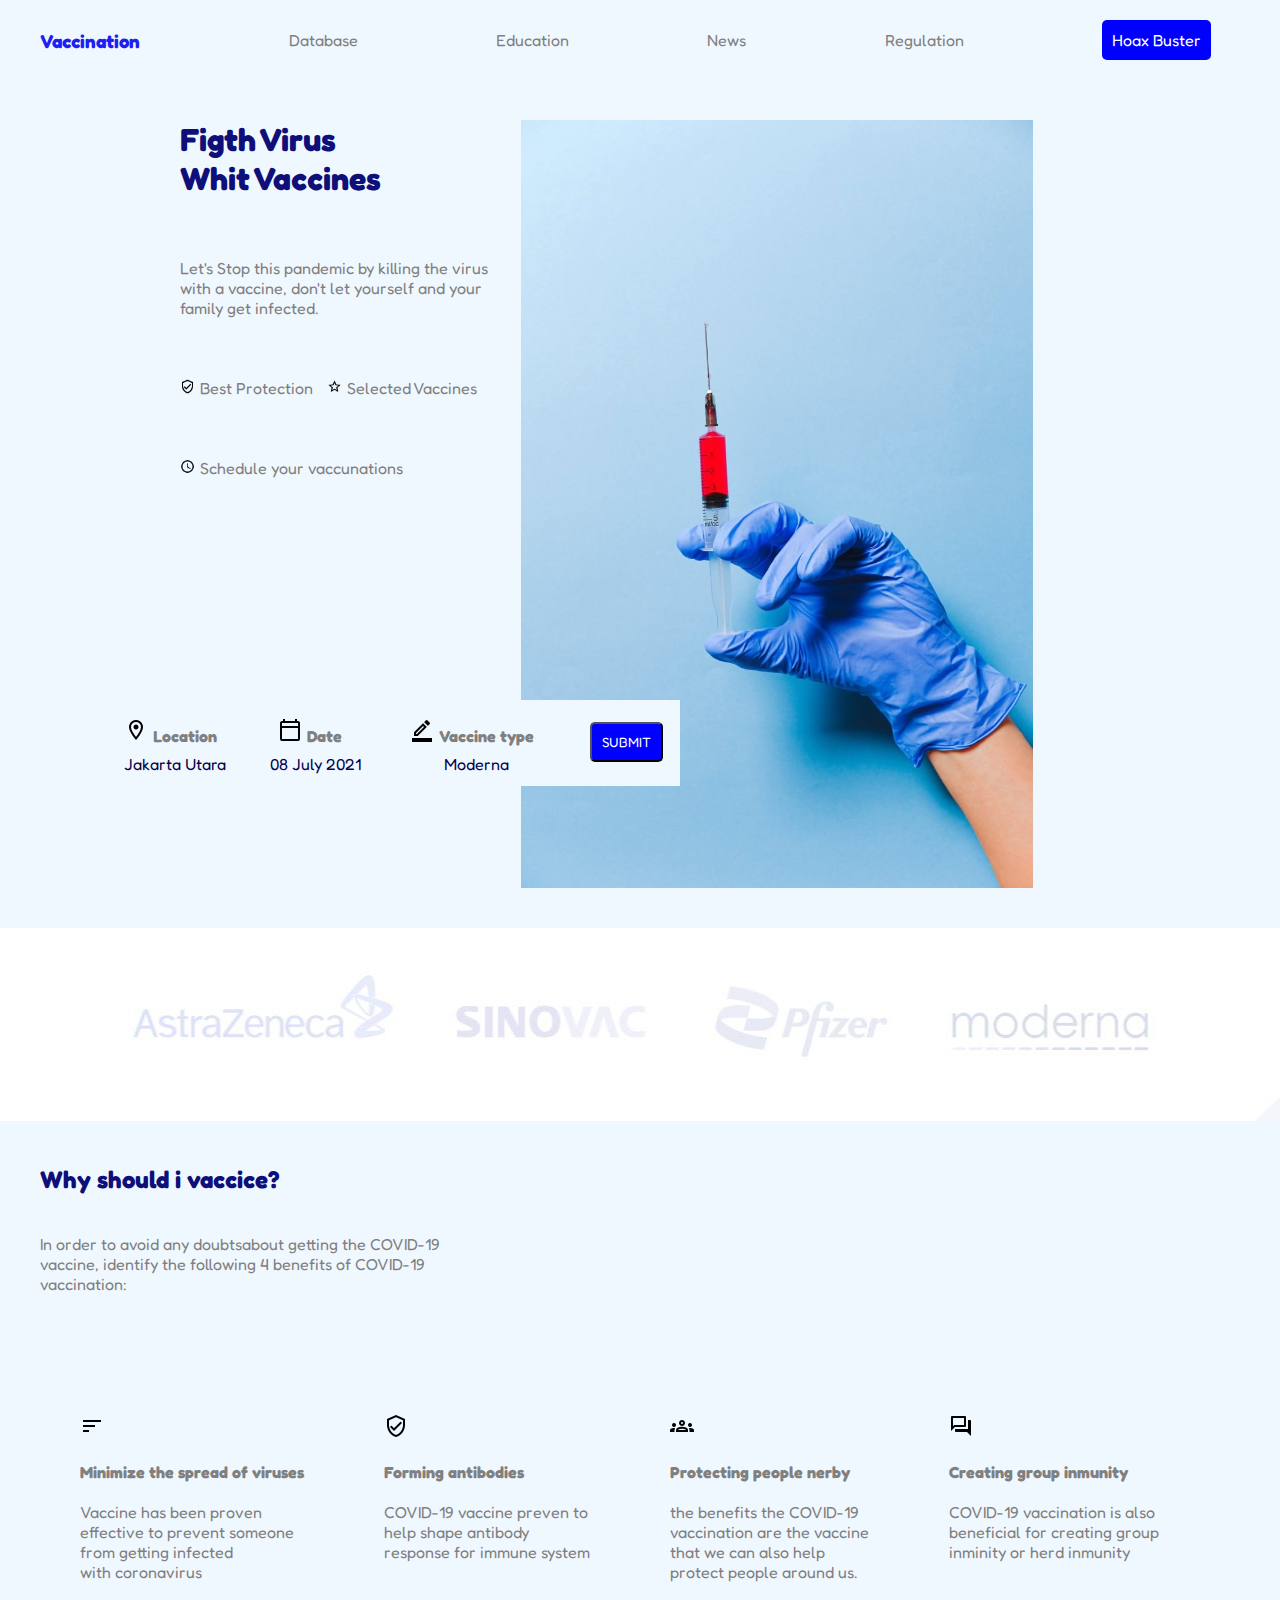
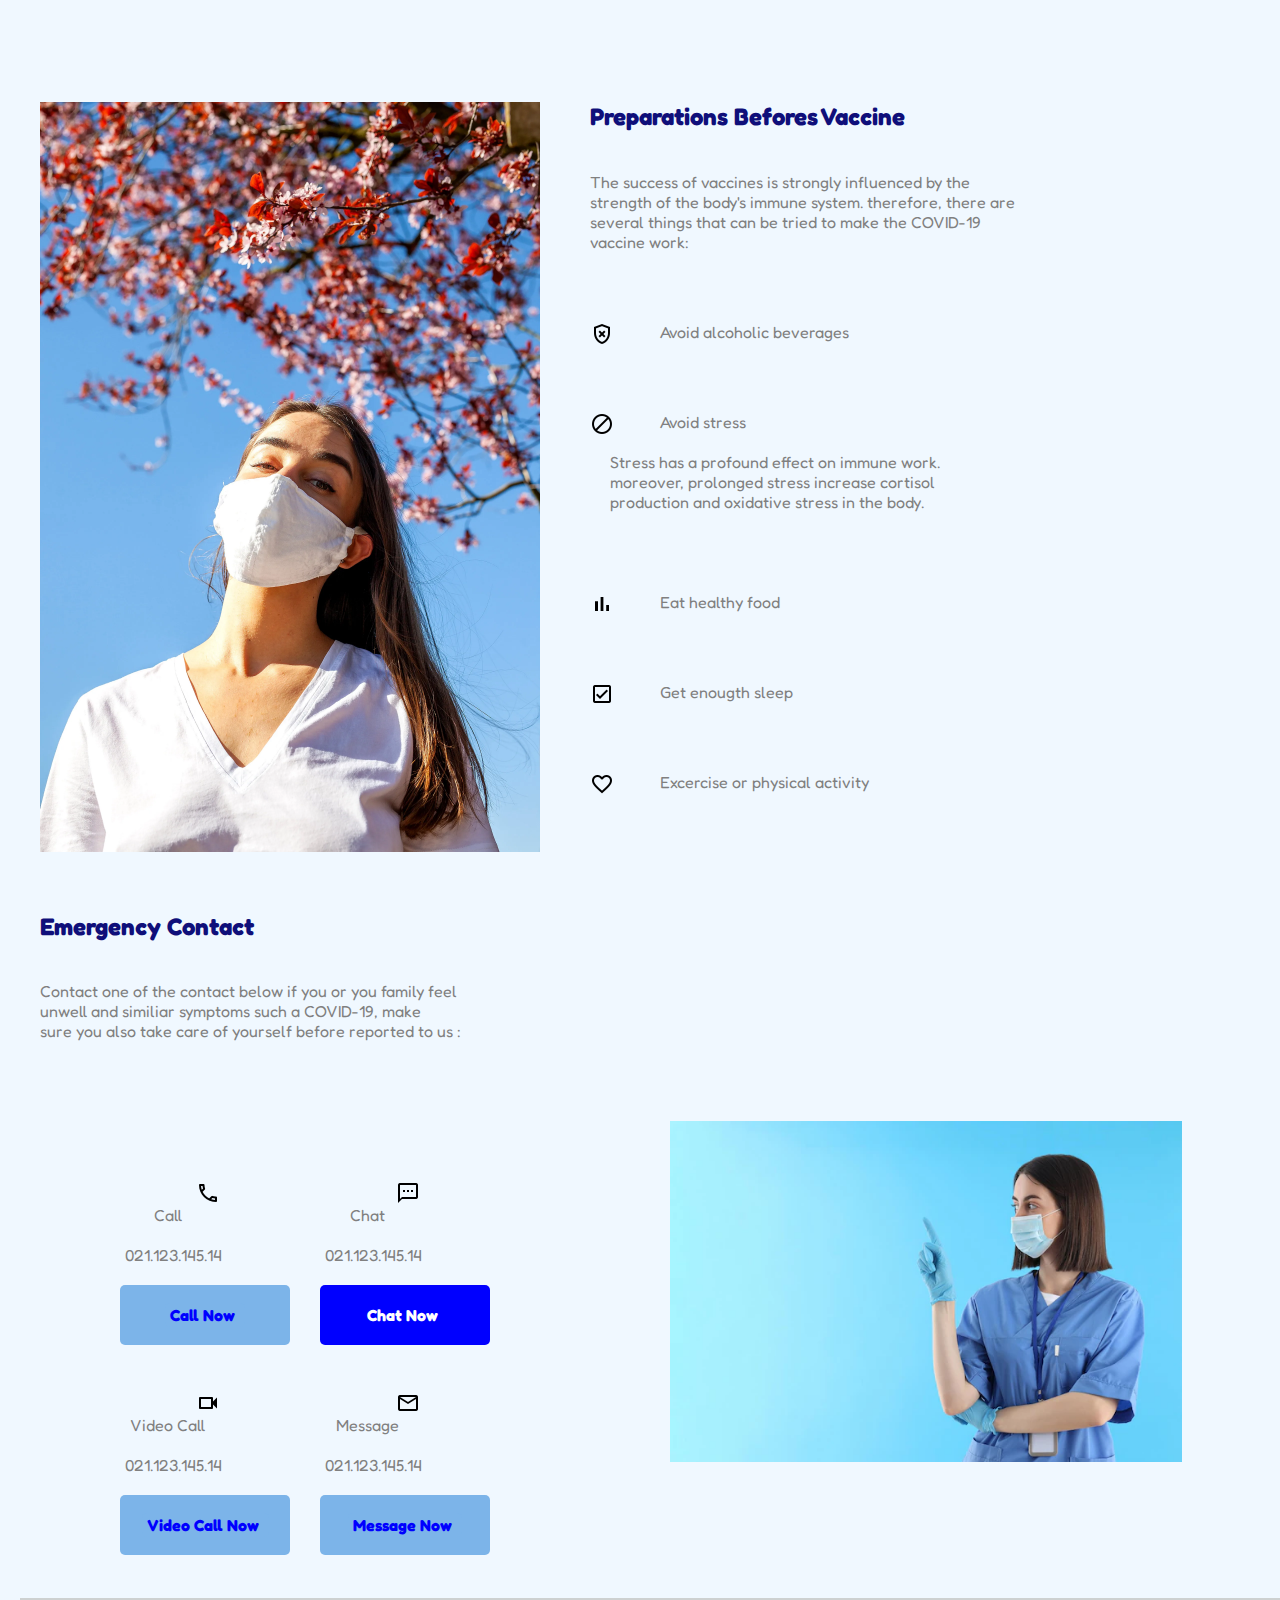
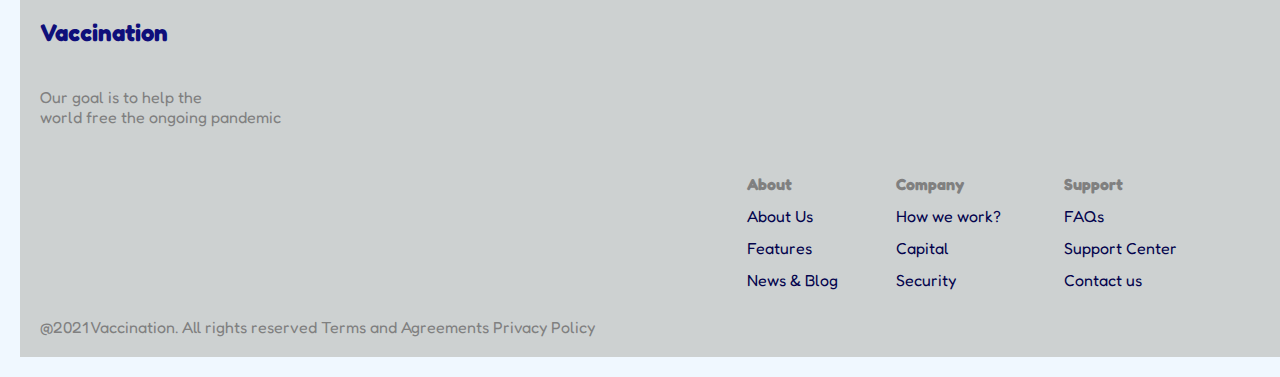
<file: 03 - CSS/practica/Proyecto/index.html>
<!DOCTYPE html> <!--TIPO DE DOCUMENTO HTML-->
<html lang="en"> <!--LENGUAJE-->
<head>  <!--Pestaña-->
    <meta charset="UTF-8">
    <meta http-equiv="X-UA-Compatible" content="IE=edge">
    <meta name="viewport" content="width=device-width, initial-scale=1.0">
    <link rel="shortcut icon" href="img/vac.png" type="image/x-icon">
    <link rel="stylesheet" href="css/style.css">
    <link rel="preconnect" href="https://fonts.googleapis.com">
    <link rel="preconnect" href="https://fonts.gstatic.com" crossorigin>
    <link href="https://fonts.googleapis.com/css2?family=Fredoka:wght@300;400&display=swap" rel="stylesheet">
    <title>VACCINATION</title>
</head>

<body>

    <header>
        <h3>Vaccination</h3>
            <ul>
                <li>
                    <a href="#">Database</a>
                </li>
                    <li>
                        <a href="#">Education</a>
                    </li>
                        <li>
                                <a href="#">News</a>
                        </li>
                    <li>
                        <a href="#">Regulation</a>   
                    </li>
                <li class="buster">
                    <a href="#">Hoax Buster</a>
                </li>
            </ul>
    </header>

    <div>
        <img class ="Medico" src="img/medico.jpeg" alt="vacuna" width="60%">
            <h1>Figth Virus <br> Whit Vaccines</h1><br><br><br>
                <p>Let's Stop this pandemic by killing the virus <br> 
                    with a vaccine, don't let yourself and your <br>
                        family get infected.
            </p><br><br><br>
                <img src="1x/outline_verified_user_black_24dp.png" alt="icono"width="15px"><label for="text">Best Protection</label>
                    <img src="1x/outline_star_outline_black_24dp.png" alt="star" width="15px"><label for="text">Selected Vaccines</label><br><br><br><br>
                        <img src="1x/outline_schedule_black_24dp.png" alt="schedule" width="15px"><label for="text">Schedule your vaccunations</label><br>
                           
    </div>

    <div>
        <table id="tab1">
            <tr>
                <th><img src="1x/outline_location_on_black_24dp.png" alt="location"><label for="text">Location</label></th>
                    <th><img src="1x/outline_calendar_today_black_24dp.png" alt="location"><label for="text">Date</label></th>
                        <th><img src="1x/outline_border_color_black_24dp.png" alt="location"><label for="text">Vaccine type</label></th>
                            <th class="boton"><input type="button" value="SUBMIT"></th>
            </tr> 
            <tr>
                <td>
                    Jakarta Utara
                </td>
                    <td>
                        08 July 2021
                    </td>
                        <td>
                            Moderna
                        </td>
             </tr>
             
             
        </table>
            
    </div>

    <img src="img/tipos.JPG" alt="vaccines" width="100%">

    <div id="shu">
        <h2>Why should i vaccice?</h2> <br><br>
            <p>In order to avoid any doubtsabout getting the COVID-19 <br>
                    vaccine, identify the following 4 benefits of COVID-19 <br>
                        vaccination:
            </p> 
    </div>

    
     <div id="Conteiner">
        <div>
            <img src="1x/outline_sort_black_24dp.png" alt="filtre" srcset=""><br><br>
                <h4>Minimize the spread of viruses</h4><br>
                    <p>Vaccine has been proven <br> effective to prevent someone <br> from getting infected <br> with coronavirus</p> 
        </div>
        <div>
            <img src="1x/outline_verified_user_black_24dp.png" alt="" srcset=""><br><br>
                <h4>Forming antibodies</h4><br>
                    <p>COVID-19 vaccine preven to <br> help shape antibody <br> response for immune system</p>
        </div>
        <div>
            <img src="1x/outline_groups_black_24dp.png" alt="" srcset=""><br><br>
                <h4>Protecting people nerby</h4><br>
                    <p>the benefits the COVID-19 <br> vaccination are the vaccine <br> that we can also help <br> protect people around us.</p>
        </div>
        <div>
            <img src="1x/outline_forum_black_24dp.png" alt="" srcset=""><br><br>
                <h4>Creating group inmunity</h4><br>
                    <p>COVID-19 vaccination is also <br> beneficial for creating group <br> inminity or herd inmunity</p>
        </div><br><br>
     </div>   
              
   

   

    
        <div id="imagenvac">
            <img src="img/cubrebocas.webp" alt="preparing" width="500px">

                <h2>Preparations Befores Vaccine</h2>
                    <p>The success of vaccines is strongly influenced by the <br> 
                        strength of the body's immune system. therefore, there are <br> 
                            several things that can be tried to make the COVID-19 <br> 
                                vaccine work:</p>
            
            
            <div id="alcohol">
                <img src="1x/outline_gpp_bad_black_24dp.png" alt="bad" srcset="">
                    <label for="text">Avoid alcoholic beverages </label>
            </div>
                <div id="stress">
                    <img src="1x/outline_block_black_24dp.png" alt="bad" srcset="">
                        <label for="text">Avoid stress </label>
                            <p>Stress has a profound effect on immune work. <br> moreover, prolonged stress increase cortisol <br>
                                production and oxidative stress in the body.</p>
            </div>
            <div id="fud">
                <img src="1x/outline_bar_chart_black_24dp.png" alt="food" srcset="">
                    <label for="text">Eat healthy food </label>
            </div>
            <div id="sleep">
                <img src="1x/outline_check_box_black_24dp.png" alt="box" srcset="">
                    <label for="text">Get enougth sleep </label>
            </div>
            <div id="good">
                <img src="1x/outline_favorite_border_black_24dp.png" alt="good" srcset="">
                    <label for="text">Excercise or physical activity </label>
            </div>
        </div>  
    


 
        <div id="enfer">
        <h2>Emergency Contact</h2><br><br>
            <p>Contact one of the contact below if you or you family feel <br> 
                unwell and similiar symptoms such a COVID-19, make <br>
                    sure you also take care of yourself before reported to us :</p>       
            </div>
                
            <div id="emergency">
                <img src="img/enfermera.webp" alt="enfermera" width="40%">

                    <div id="llamada"><img src="1x/outline_call_black_24dp.png" alt="llamada" srcset="">
                        <label for="text">Call</label><br><br>
                            <label for="text">021.123.145.14</label><br><br>
                               <div id="call"><label for="text">Call Now</label></div>
                    </div>

                    <div id="chat">
                        <img src="1x/outline_textsms_black_24dp.png" alt="txt" srcset="">
                            <label for="text">Chat</label><br><br>
                                <label for="text">021.123.145.14</label><br><br>
                                    <div id="cht"><label for="text">Chat Now</label></div>
                    </div>

                    <div id="video">
                        <img src="1x/outline_videocam_black_24dp.png" alt="llamada" srcset="">
                            <label for="text">Video Call</label><br><br>
                                <label for="text">021.123.145.14</label><br><br>
                                    <div id="vid"><label for="text">Video Call Now </label></div>
                    </div>

                    <div id="mensaje">
                        <img src="1x/outline_email_black_24dp.png" alt="llamada" srcset="">
                            <label for="text">Message</label><br><br>
                                <label for="text">021.123.145.14</label><br><br>
                                    <div id="msg"><label for="text">Message Now</label></div>
                    </div>
            </div>

   

    <footer>
        <div id="table">
        <h2>Vaccination</h2><br><br>
            <p>Our goal is to help the <br> world free the ongoing pandemic</p><br><br>

            <table id="tab2">
                <tr> <th>About</th>
                    <th>Company</th>
                        <th>Support</th>
                </tr>
                <tr>
                    <td>About Us</td>
                        <td>How we work?</td>
                            <td>FAQs</td>
                </tr>
                <tr>
                    <td>Features</td>
                        <td>Capital</td>
                            <td>Support Center</td>
                </tr>
                <tr>
                    <td>News & Blog</td>
                        <td>Security</td>
                            <td>Contact us</td>
                </tr>          
        </table><br>
            
     
            <p>@2021 Vaccination. All rights reserved Terms and Agreements Privacy Policy</p></div>
        
    </footer>



    
</body>
</html>
</file>
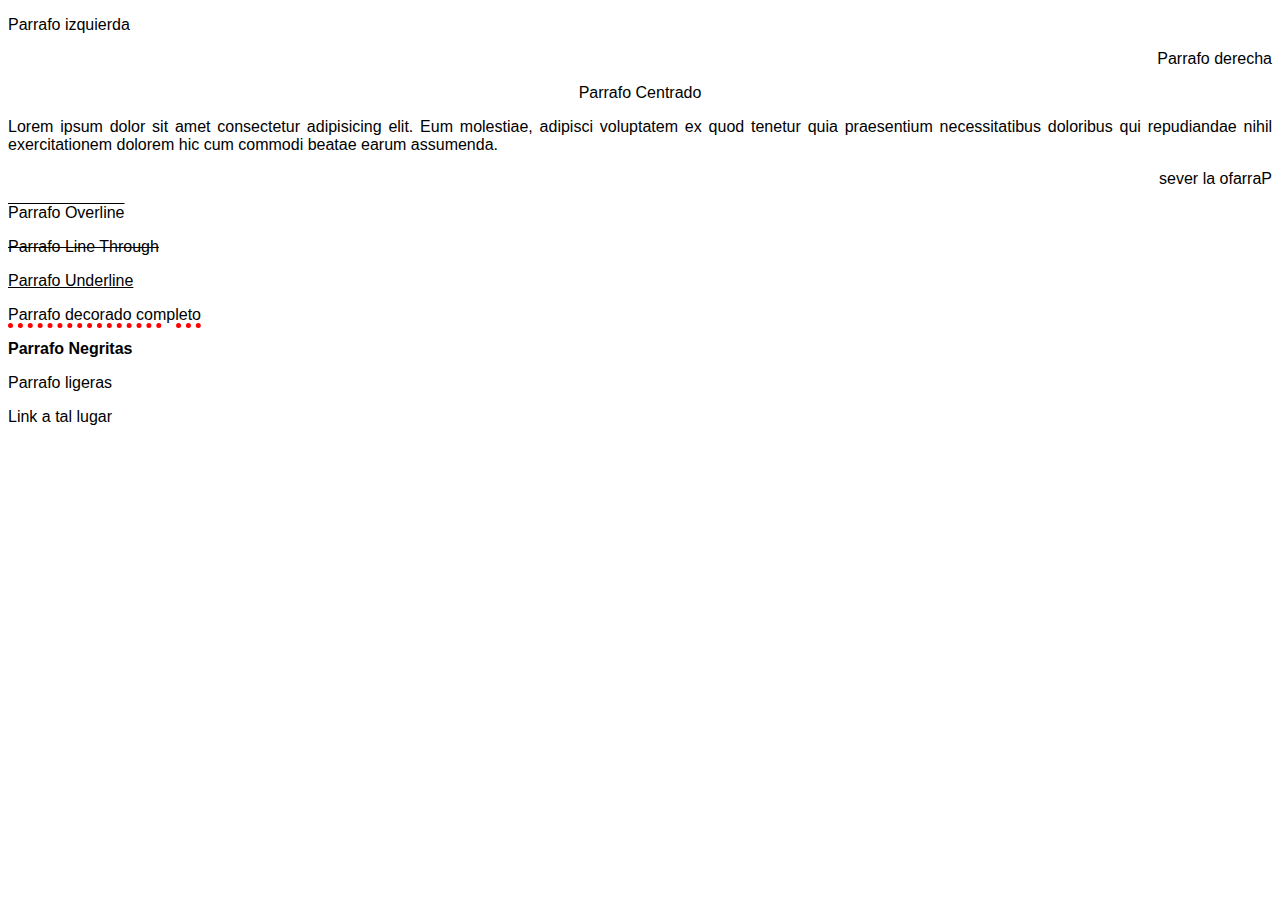
<file: 03 - CSS/programas/4.-textos.html>
<!DOCTYPE html>
<html lang="en">
<head>
    <meta charset="UTF-8">
    <meta http-equiv="X-UA-Compatible" content="IE=edge">
    <meta name="viewport" content="width=device-width, initial-scale=1.0">
    <title>Textos CSS</title>
    <link rel="stylesheet" href="./4.-textos.css">
</head>
<body>
    <p class="izquierda">Parrafo izquierda</p>
    <p class="derecha">Parrafo derecha</p>
    <p class="centrado">Parrafo Centrado</p>
    <p class="justificado">Lorem ipsum dolor sit amet consectetur adipisicing elit. Eum molestiae, adipisci voluptatem ex quod tenetur quia praesentium necessitatibus doloribus qui repudiandae nihil exercitationem dolorem hic cum commodi beatae earum assumenda.</p>
    <p class="alReves">Parrafo al reves</p>
    <p class="decoradoOverline">Parrafo Overline</p>
    <p class="decoradoLineThrough">Parrafo Line Through</p>
    <p class="decoradoUnderline">Parrafo Underline</p>
    <p class="decoradoCombinado">Parrafo decorado completo</p>
    <p class="negritas">Parrafo Negritas</p>
    <p class="ligeras"> Parrafo ligeras</p>

    <a href="#" class="link">Link a tal lugar</a>
</body>
</html>
</file>
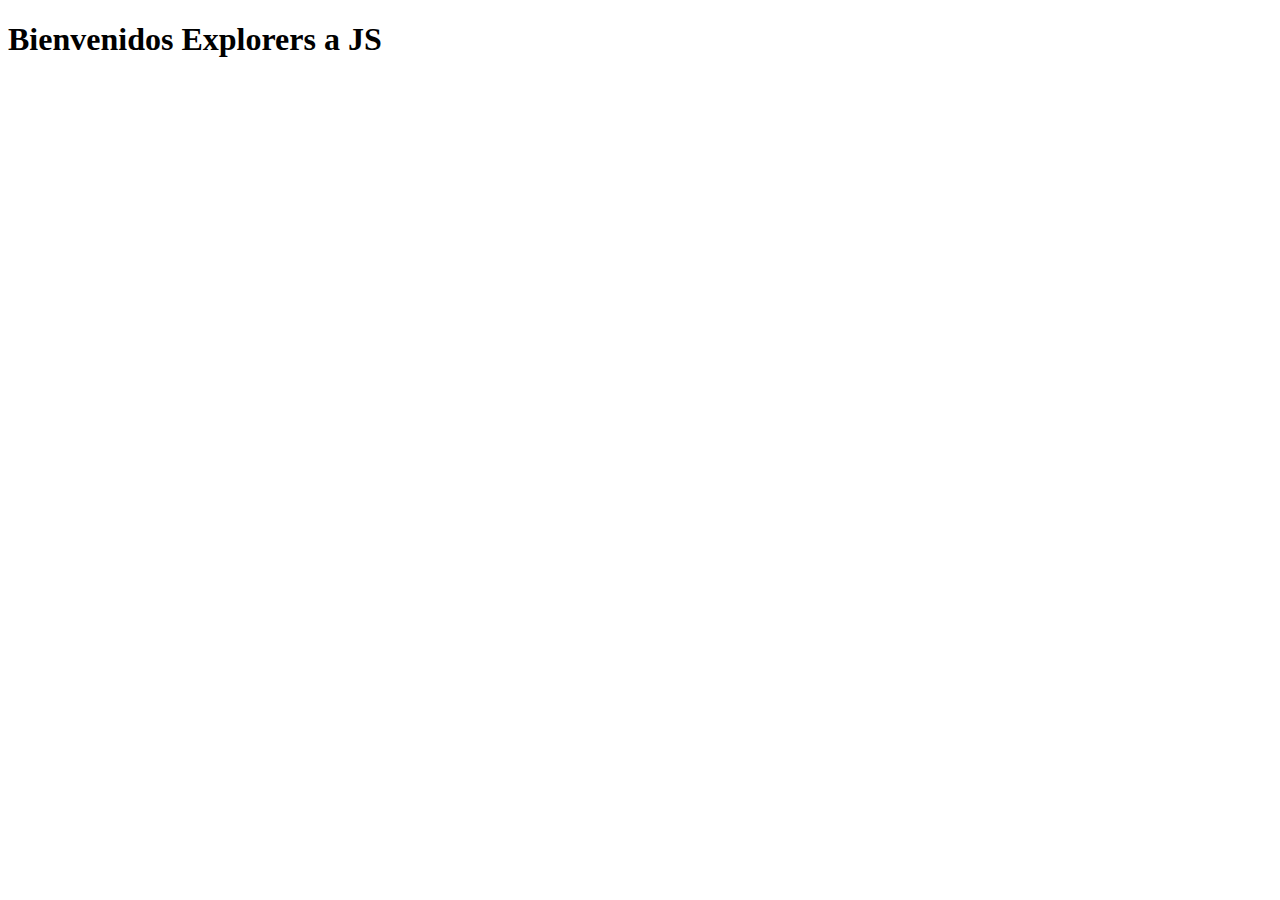
<file: 04 - JS/programas/1.-intro.html>
<!DOCTYPE html>
<html lang="en">
<head>
    <meta charset="UTF-8">
    <meta http-equiv="X-UA-Compatible" content="IE=edge">
    <meta name="viewport" content="width=device-width, initial-scale=1.0">
    <title>Intro JS</title>
    <script src="./1.-intro.js"></script>
</head>
<body>
    <h1>Bienvenidos Explorers a JS</h1>
</body>
</html>
</file>
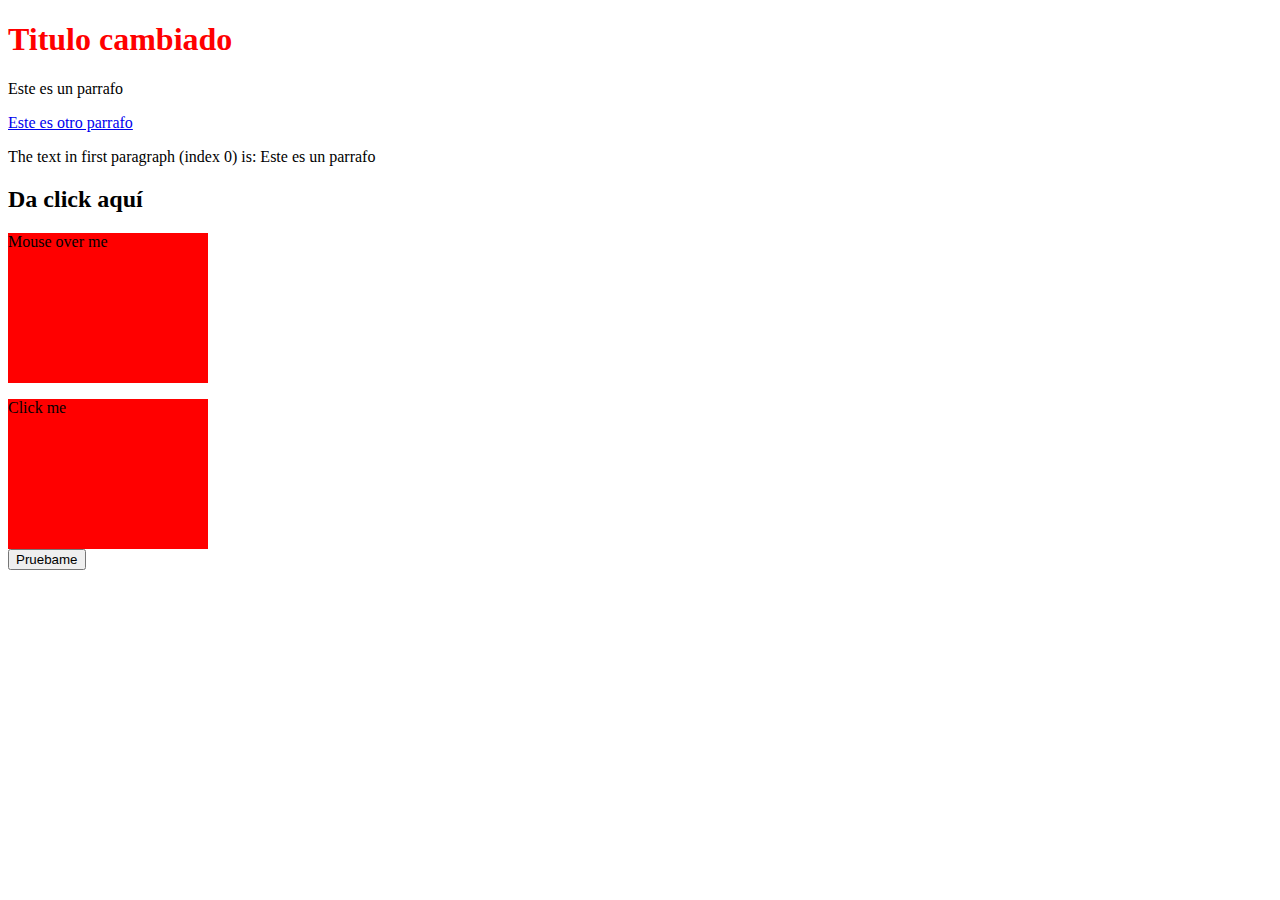
<file: 04 - JS/programas/3.-navegador.html>
<!DOCTYPE html>
<html lang="en">
<head>
    <meta charset="UTF-8">
    <meta http-equiv="X-UA-Compatible" content="IE=edge">
    <meta name="viewport" content="width=device-width, initial-scale=1.0">
    <title>JS en el navegador</title>
    <style>
        div{
            width: 200px;
            height: 150px;
            background-color: red;
        }
    </style>
</head>
<body>
    <h1 id="titulo">Así se usa JS en el navegador</h1>
    <p>Este es un parrafo</p>
    <a href="#" class="links">Este es otro parrafo</a>

    <p id="demo"></p>

    <h2 id="click" onclick="cambiarTexto(this)">Da click aquí</h2>

    <div onmouseover="mOver(this)" onmouseout="mOut(this)">
        <p>Mouse over me</p>
    </div>

    <div onmousedown="mDown(this)" onmouseup="mUp(this)">
        <p>Click me</p>
    </div>

    <button id="boton"> Pruebame </button>
</body>
<footer>
    <script src="./3.-navegador.js"></script>
</footer>
</html>
</file>
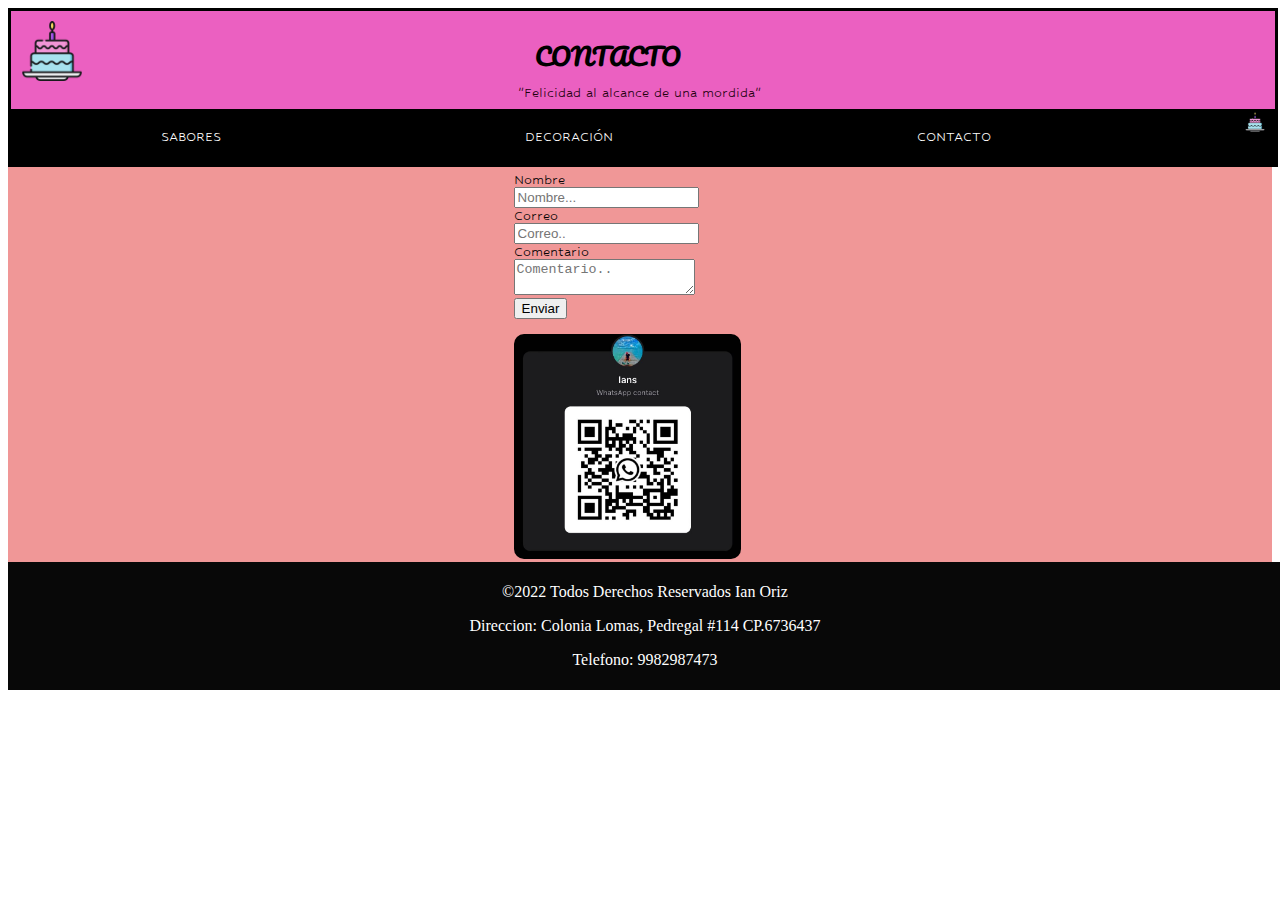
<file: 02 - HTML/practicas/PracticasHTML/contacto.html>
<!DOCTYPE html>
<html lang="en">
<head>
    <meta charset="UTF-8">
    <meta http-equiv="X-UA-Compatible" content="IE=edge">
    <meta name="viewport" content="width=device-width, initial-scale=1.0">
    <link rel="preconnect" href="https://fonts.googleapis.com">
    <link rel="preconnect" href="https://fonts.gstatic.com" crossorigin>
    <link href="https://fonts.googleapis.com/css2?family=Hubballi&family=Pacifico&display=swap" rel="stylesheet">
    <link rel="shortcut icon" href="img/icono.png" type="image/x-icon">
    <link rel="stylesheet" href="css/style.css">

    <title>PASTELICIOUS</title>
</head>    

<body>
    <header class="main">
        <a href="Pasteleria.html"><img class="icono" src="img/icono.png" height="60px" width="60px"></a>
        <h2 class="name">CONTACTO</h2>
        <p class="slogan">"Felicidad al alcance de una mordida"</p>
        <ul id="menu">
            <li><a class="sabor" href="sabores.html">SABORES</a></li>
            <li><a class="decoracion" href="decoracion.html">DECORACIÓN</a></li>
            <li><a class="contacto" href="contacto.html">CONTACTO</a></li>
            <a href="Pasteleria.html"><img class="icono2" src="img/icono.png" height="20px" width="20px"></a>
        </ul>  
    </header>

    <div id="contac">
        
        <form action="POST">
            <label for="fname">Nombre</label><br>
            <input type="text" id="fname" name="nombre" placeholder="Nombre..."><br>
            <label for="correo">Correo</label><br>
            <input type="text" id="correo" name="correo" placeholder="Correo.."><br>
            <label for="Comentario">Comentario</label><br>
            <textarea id="subject" name="Comentario" placeholder="Comentario.."></textarea><br>
            <input type="submit" value="Enviar">
            <br><br>
            <img class="con" src="img/contacto.jpg" width="30%" >
          </form>
    </div>


    <footer>
        <p>©2022 Todos Derechos Reservados Ian Oriz</p>
        <p>Direccion: Colonia Lomas, Pedregal #114 CP.6736437</p>
        <p>Telefono: 9982987473</p>
    </footer>

</body>
</html>
</file>
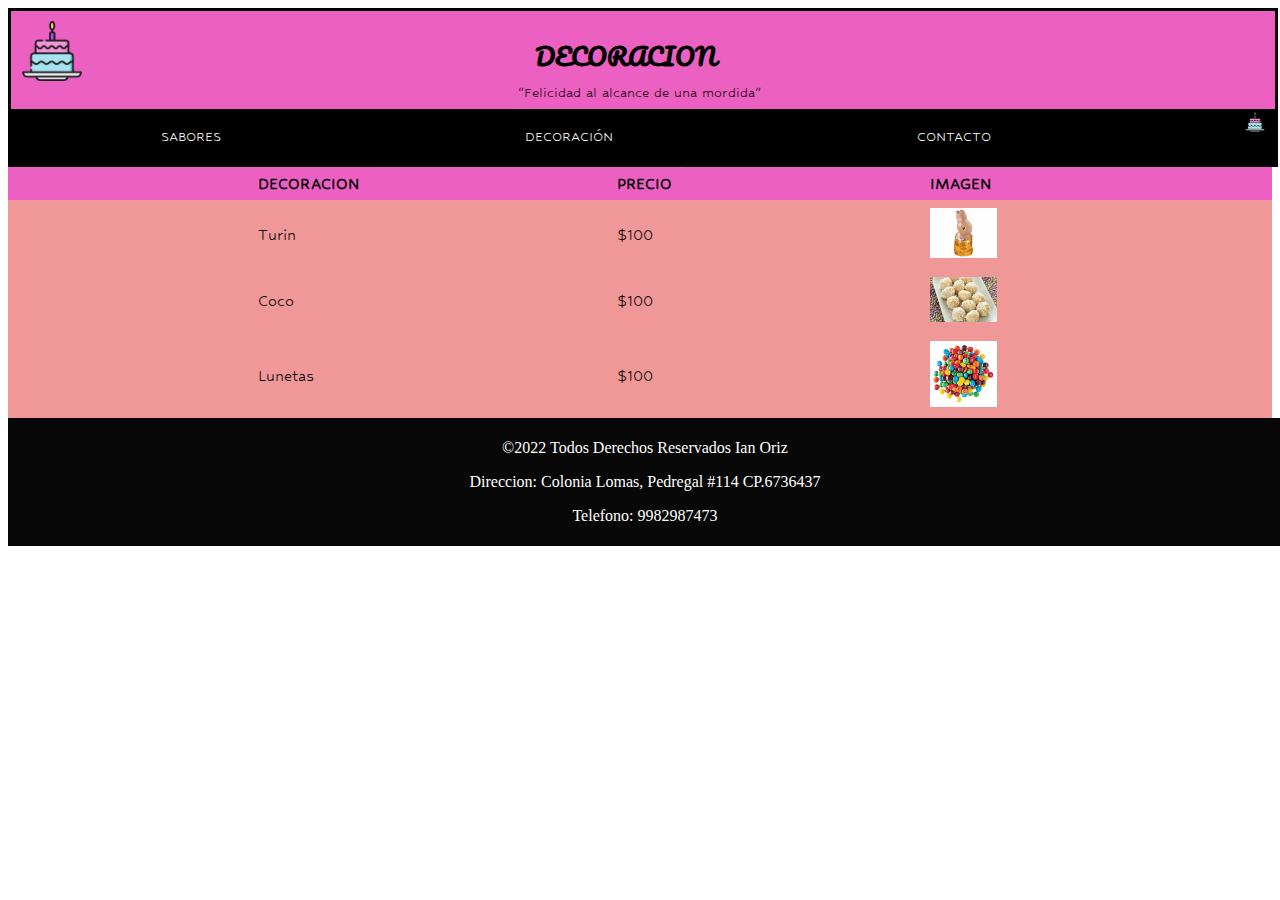
<file: 02 - HTML/practicas/PracticasHTML/decoracion.html>
<!DOCTYPE html>
<html lang="en">
<head>
    <meta charset="UTF-8">
    <meta http-equiv="X-UA-Compatible" content="IE=edge">
    <meta name="viewport" content="width=device-width, initial-scale=1.0">
    <link rel="preconnect" href="https://fonts.googleapis.com">
    <link rel="preconnect" href="https://fonts.gstatic.com" crossorigin>
    <link href="https://fonts.googleapis.com/css2?family=Hubballi&family=Pacifico&display=swap" rel="stylesheet">
    <link rel="shortcut icon" href="img/icono.png" type="image/x-icon">
    <link rel="stylesheet" href="css/style.css">
    <title>PASTELICIOUS</title>
</head>    

<body>
    <header class="main">
        <a href="Pasteleria.html"><img class="icono" src="img/icono.png" height="60px" width="60px"></a>
        <h2 class="name">DECORACION</h2>
        <p class="slogan">"Felicidad al alcance de una mordida"</p>
        <ul id="menu">
            <li><a class="sabor" href="sabores.html">SABORES</a></li>
            <li><a class="decoracion" href="decoracion.html">DECORACIÓN</a></li>
            <li><a class="contacto" href="contacto.html">CONTACTO</a></li>
            <a href="Pasteleria.html"><img class="icono2" src="img/icono.png" height="20px" width="20px"></a>
        </ul>
        
    </header>

    <div class="decora">
        
        <table>
            <tr>
                <th>DECORACION</th>
                <th>PRECIO</th>
                <th>IMAGEN</th>
            </tr>
            <tr>
                <td>Turin</td>
                <td>$100</td>
                <td><img src="img/turin.jpg" width="20%"></td>
            </tr>
            <tr>
                <td>Coco</td>
                <td>$100</td>
                <td><img src="img/coco.jpg" width="20%"></td>
            </tr>
            <tr>
                <td>Lunetas</td>
                <td>$100</td>
                <td><img src="img/luneta.jpg" width="20%"></td>
            </tr>
            

        </table>



    </div>
    








    <footer>
        <p>©2022 Todos Derechos Reservados Ian Oriz</p>
        <p>Direccion: Colonia Lomas, Pedregal #114 CP.6736437</p>
        <p>Telefono: 9982987473</p>
    </footer>
</body>
</html>
</file>
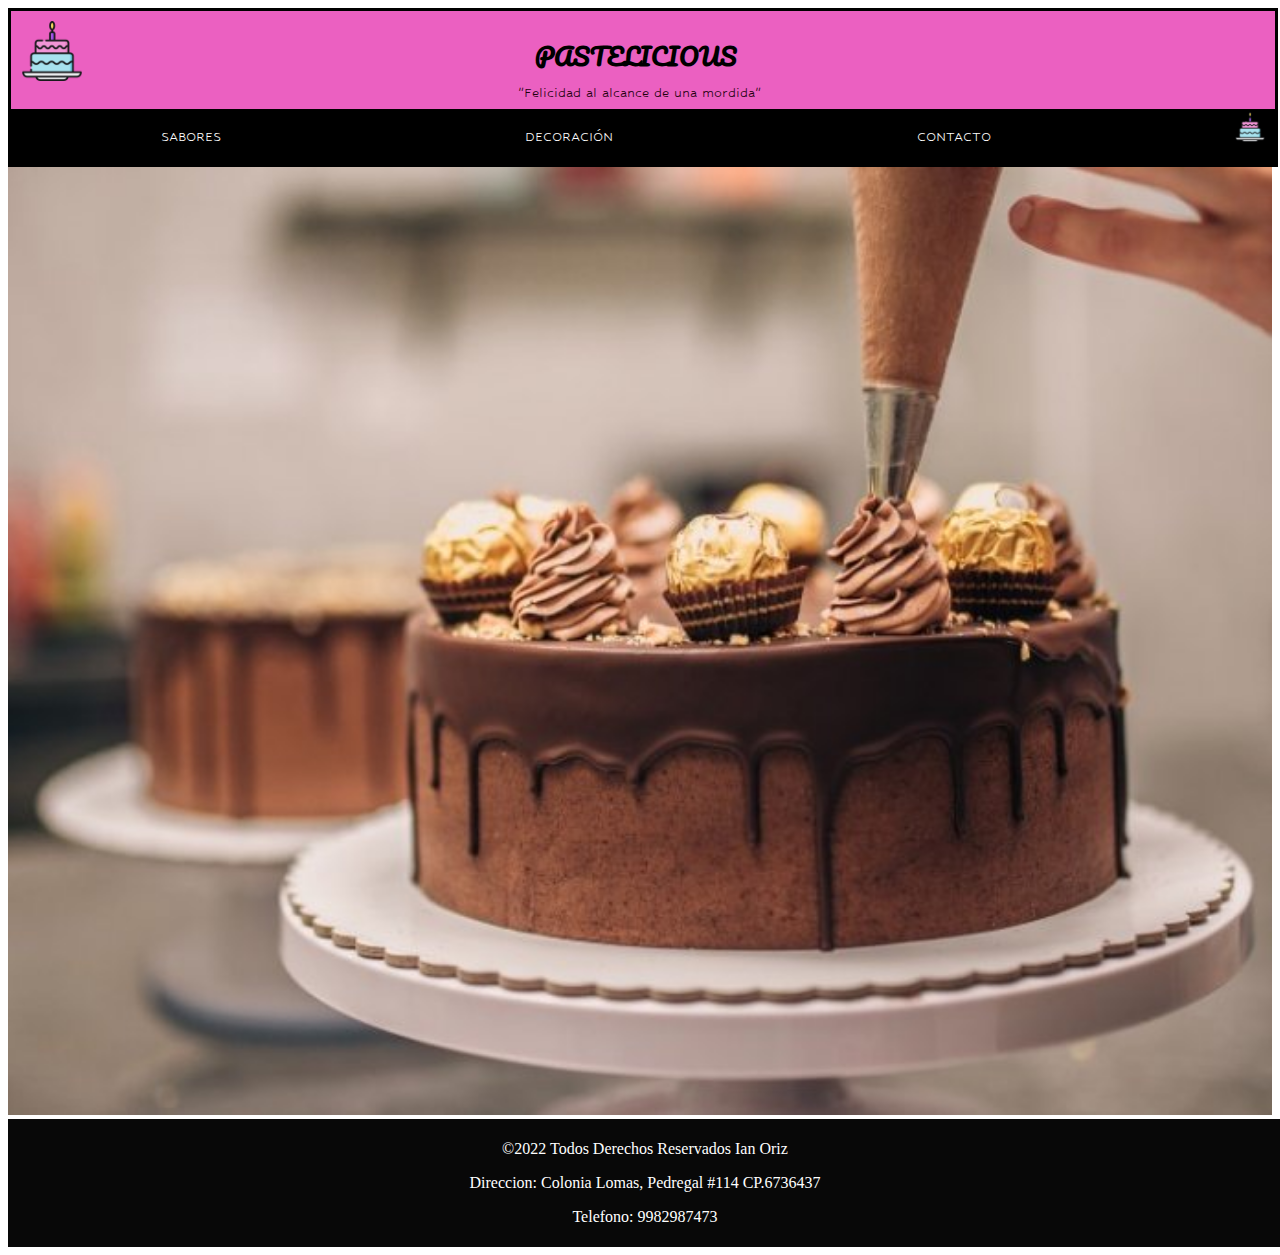
<file: 02 - HTML/practicas/PracticasHTML/Pasteleria.html>
<!DOCTYPE html>
<html lang="en">
<head>
    <meta charset="UTF-8">
    <meta http-equiv="X-UA-Compatible" content="IE=edge">
    <meta name="viewport" content="width=device-width, initial-scale=1.0">
    <link rel="preconnect" href="https://fonts.googleapis.com">
    <link rel="preconnect" href="https://fonts.gstatic.com" crossorigin>
    <link href="https://fonts.googleapis.com/css2?family=Hubballi&family=Pacifico&display=swap" rel="stylesheet">
    <link rel="shortcut icon" href="img/icono.png" type="image/x-icon">
    <link rel="stylesheet" href="css/style.css">

    <title>PASTELICIOUS</title>
</head>

<body>

    <header class="main">
        <a href="#"><img class="icono" src="img/icono.png" height="60px" width="60px"></a>
        <h2 class="name">PASTELICIOUS</h2>
        <p class="slogan">"Felicidad al alcance de una mordida"</p>
        <ul id="menu">
            <li><a class="sabor" href="sabores.html">SABORES</a></li>
            <li><a class="decoracion" href="decoracion.html">DECORACIÓN</a></li>
            <li><a class="contacto" href="contacto.html">CONTACTO</a></li>
            <a href="#"><img class="icono2" src="img/icono.png" height="30px" width="30px"></a>
        </ul>
        
    </header>

    <section>

        <div id="imagen">
            <a href="sabores.html"><img src="img/pastel.jpg" width="100%"></a>
        </div>
        
    </section>

    <footer>
        <p>©2022 Todos Derechos Reservados Ian Oriz</p>
        <p>Direccion: Colonia Lomas, Pedregal #114 CP.6736437</p>
        <p>Telefono: 9982987473</p>
    </footer>

</body>

</html>
</file>
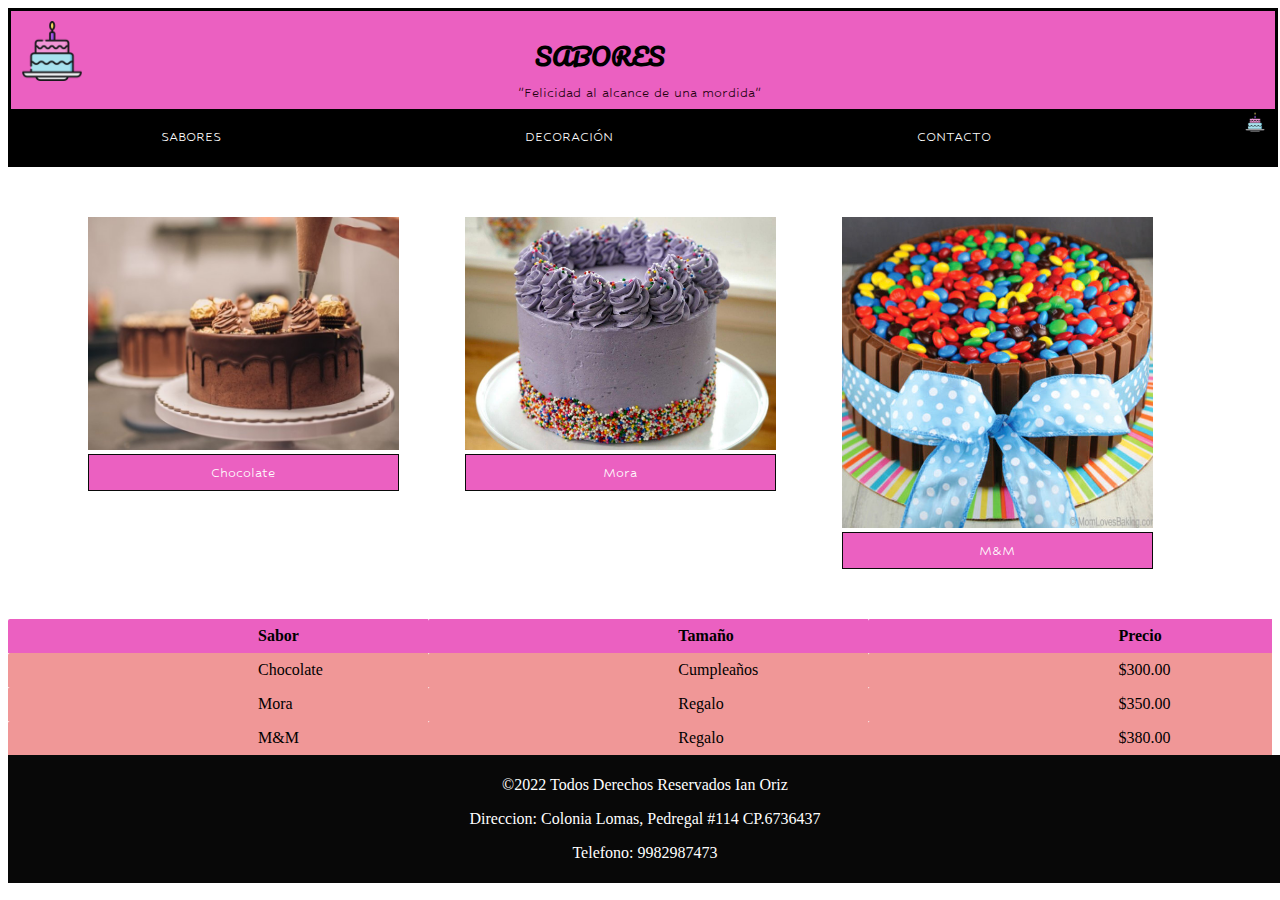
<file: 02 - HTML/practicas/PracticasHTML/sabores.html>
<!DOCTYPE html>
<html lang="en">
<head>
    <meta charset="UTF-8">
    <meta http-equiv="X-UA-Compatible" content="IE=edge">
    <meta name="viewport" content="width=device-width, initial-scale=1.0">
    <link rel="preconnect" href="https://fonts.googleapis.com">
    <link rel="preconnect" href="https://fonts.gstatic.com" crossorigin>
    <link href="https://fonts.googleapis.com/css2?family=Hubballi&family=Pacifico&display=swap" rel="stylesheet">
    <link rel="shortcut icon" href="img/icono.png" type="image/x-icon">
    <link rel="stylesheet" href="css/style.css">
    <title>PASTELICIOUS</title>
</head>    

<body>
    <header class="main">
        <a href="Pasteleria.html"><img class="icono" src="img/icono.png" height="60px" width="60px"></a>
        <h2 class="name">SABORES</h2>
        <p class="slogan">"Felicidad al alcance de una mordida"</p>
        <ul id="menu">
            <li><a class="sabor" href="sabores.html">SABORES</a></li>
            <li><a class="decoracion" href="decoracion.html">DECORACIÓN</a></li>
            <li><a class="contacto" href="contacto.html">CONTACTO</a></li>
            <a href="Pasteleria.html"><img class="icono2" src="img/icono.png" height="20px" width="20px"></a>
        </ul>  
    </header>

    
    <div style="padding-left:20px">
        <div class="responsive">
          <div class="gallery">
              <img src="img/pastel.jpg"  width="100" height="100">
            <div class="desc">Chocolate</div>
          </div>
        </div>
        <div class="responsive">
          <div class="gallery">
              <img src="img/mora.jpg"  width="100" height="100">
            <div class="desc">Mora</div>
          </div>
        </div>
        <div class="responsive">
          <div class="gallery">
              <img src="img/m&m.jpg"  width="50" height="50">
            <div class="desc">M&M</div>
          </div>
        </div>
        
      </div>

    <div id="tabla">
        <table>
            <tr>
                <th>Sabor</th>
                <th>Tamaño</th>
                <th>Precio</th>
            </tr>
            <tr>
                <td>Chocolate</td>
                <td>Cumpleaños</td>
                <td>$300.00</td>
            </tr>
            <tr>
                <td>Mora</td>
                <td>Regalo</td>
                <td>$350.00</td>
            </tr>
            <tr>
                <td>M&M</td>
                <td>Regalo</td>
                <td>$380.00</td>
            </tr>
        </table>
    </div>







    <footer>
        <p>©2022 Todos Derechos Reservados Ian Oriz</p>
        <p>Direccion: Colonia Lomas, Pedregal #114 CP.6736437</p>
        <p>Telefono: 9982987473</p>
    </footer>
</body>
</html>
</file>
<file: 03 - CSS/practica/Proyecto/css/style.css>
*{
    margin: 0%;
    padding: 0%;
    background-color: aliceblue;
    color: gray;
    font-family: 'Fredoka', sans-serif;
    
    
}

h3{
    color: rgb(31, 31, 243);
    float: left;
    margin: 30px auto;
    padding-left: 40px;
}

a{
    color: gray;
}

ul{
    display:flex;
    text-align: center; 
    padding-left: 80px;
    
}   

li{
    margin: 30px auto;
    list-style: none;
}

ul li a{
    text-decoration: none;
   list-style: none;
}

li.buster a{
    background-color: blue;
    border-radius: 5px;
    color: white;
    padding: 10px;
   
}

ul li.buster a:hover{
background-color: rgb(57, 159, 243);

}

div{
    float: left;
    margin:20px;
    padding: 20px;
    
}
h1{
    color: rgb(15, 15, 122);
    
}


div img.Medico{
    float: right;
    margin: auto;
    
   
}
div label{
    padding-left:  5px;
    padding-top: 2px;
    
   
}
label{
    padding-bottom: 2px;
    padding-right: 10px;
    border-radius: 5px;
    
    
}
div #tab1{
    
    position: absolute;
    top: 700px;
    left: 100px;
    width: 400px;
    text-align: center;
    width: 580px;
    padding-top: 10px;
    padding-bottom: 10px;
    
    
    
}

td{
    color:rgb(4, 4, 77);
    text-align: center;
    display: flexbox;
}

 input{
    background-color: blue;
    color: white;
    padding:10px;
    border-radius: 5px;
    position: relative;
    top: 10px;
}

div h2{
    color:rgb(15, 15, 122);
    margin-right: 500px;
    
}

#shu{
    
    width: 100%;
    height: 100%;

}

section div h4{
    color:rgb(15, 15, 122);
    
}

#conteiner{
    margin: auto;
    padding: auto;
}

#imagenvac img {
    
    float: left;
    position: absolute;
}

#imagenvac h2 {
    margin-right: auto;
    height: 70px;
    margin-left: 550px;
   
  
}

#imagenvac p{
    margin-right: auto;
    
    height: 70px;
    padding-left: 0px;
    margin-left: 550px;
    margin-bottom: 50px;
    display: flex;
   

}

#alcohol, #stress, #fud, #sleep, #good{
    margin-right: auto;
    height: 30px;
    margin-left: 550px;
    margin-top: 10px;
    margin-bottom: 10px;

}
#alcohol img, #stress img, #fud img, #sleep img, #good img{
  left: 590px;
}
#fud{
    
    margin-top: 100px;

}
#alcohol label, #stress label, #fud label, #sleep label, #good label{
    padding-left: 50px;
}

#stress p{
   
    height: 60px;
    margin-left: 0px;
    padding-top: 10px;
    padding-bottom: 10px;

    padding-top: 20px;
    padding-bottom: 20px;

}

#enfer{
    
    margin-right: 100%;
    width: 100%;

}

#llamada, #chat, #video, #mensaje{
    
    
    border: 5px;
    border-radius: 2px;
    text-align: center;
    padding-left: 10px;
    width: 100px;
    height: 100px;
    margin-top: 30px;
    padding: 30px;
  

}

#emergency img{
    float: right;
    margin-right: auto;
    margin-left: 600px;
    position: absolute;


}

#llamada img, #chat img, #video img, #mensaje img{
    position: relative;
}
#emergency{
    
    height: 417px;
    width: 400px;
    margin-left: 50px;
    margin-right: 100%;

}

#cht {
    background-color: blue;
    border-radius: 5px;
    margin: auto;
    width: 130px;
   
}

#call, #vid, #msg{
    background-color: rgb(124, 180, 233);
    border-radius: 5px;
    margin: auto;
    width: 130px;
   
    
}

#call label, #vid label, #msg label{
    background-color: rgb(124, 180, 233);
    color: blue;
    font-weight: bold;
}

#cht label{
    background-color: blue;
    color: white;
    font-weight: bold;
    
}
#call:hover, #vid:hover, #msg:hover{

    border: 1px;
    border-style: solid;
    border-radius: 5px;
    border-color: rgb(234, 234, 238);
    
     
 }
#cht:hover{

   border: 5px;
   border-style: solid;
   border-radius: 15px;
   border-color: rgb(234, 234, 238);
   
    
}


footer h2, footer p{
    background-color: rgb(205, 209, 209);
}
footer div{
    position: static;
    background-color:  rgb(205, 209, 209);
    width: 100%;
    display: block;

}
#tab2 td,  #tab2 th{
    background-color: rgb(205, 209, 209) ;
    padding: 5px;
    text-align: justify;
}

#tab2{
    background-color: rgb(205, 209, 209) ;
    margin-left: 700px;
    padding: 20px;
    text-align: justify;
    margin-top: 0%;
    margin-right: auto;
    padding-bottom: 0px;padding-top: 0px;padding-left: 0px;padding-right: 0px;margin-right: auto;width: 500px;
}
</file>
<file: 03 - CSS/programas/4.-textos.css>
*{
    font-family: Arial, Helvetica, sans-serif;
}

.izquierda{
    text-align: left;
}

.derecha{
    text-align: right;
}

.centrado{
    text-align: center;
}

.justificado{
    text-align: justify;
}

.alReves{
    direction: rtl;
    unicode-bidi: bidi-override;
}

.decoradoOverline{
    text-decoration-line: overline;
}

.decoradoLineThrough{
    text-decoration-line: line-through;
}

.decoradoUnderline{
    text-decoration-line: underline;
}

.decoradoCombinado{
    text-decoration-line: underline;
    text-decoration-color: red;
    text-decoration-style: dotted;
    text-decoration-thickness: 5px;
}

.negritas{
    font-weight: 700;
}

.ligeras{
    font-weight: 100;
}

.link{
    text-decoration: none;
    color: black;
    
}
</file>
<file: 02 - HTML/practicas/PracticasHTML/css/style.css>
/* Estilo de header */

.main {
    background-color: rgb(235, 96, 193);   
    /*border-radius: 10px;*/
    border-color: rgb(24, 3, 44) 2px; 
    border-style:solid;
    margin: auto;
    padding: auto;
    justify-content: center;
    width: 100%;
}

#menu{

    background-color: black;
}

ul{
    list-style: none;
    margin: 0;
    padding: 0;
}

ul li {
    display: inline-block;
}

a{
    font-family: 'Hubballi', cursive;
}

ul li a:hover{
    background-color: rgb(128, 7, 241);
}

    
.sabor, .decoracion, .contacto{
    color: white;
    text-decoration: none;
    display: inline-block;
    padding: 20px 150px;
    font-family: 'Hubballi', cursive;
    justify-items: center;
}

.icono2 {
    float: right;
    margin-right: 10px;
    margin-top: 3px;
}



/*Posicion del icono*/
.icono{
    
    margin-top: 10px;
    margin-left: 11px;

}

/*posicion y efecto del nombre*/
header .name{
    font-family: 'Pacifico', cursive;
    height: 31px;
    width: 210px;
    padding-left: auto;
    padding-right: auto;
    margin-right: auto;
    margin-left: auto;
    margin-bottom: 0px;
    margin-top: 0px;
    position: absolute;
    
    left: 100px;
    right: 100px;
    top: 35px;

}

/*posicion y efecto de slogan*/
header .slogan{
    font-family: 'Hubballi', cursive;
    
    height: 14px;
    width: 250px;
    margin-right: auto;
    margin-left: auto;
    margin-top: 0px;
    margin-bottom: 10px;
    font: size 60px;
    color: rgb(29, 1, 13);

}


/*Estilo de menu principal*/

#imagen{

   display: flexbox;

}

#imagen:hover{
    width: 100%;
    border-width: 5px;
    border-style: solid;
    border-color: rgb(245, 10, 155);
}

     
/* Estilo de footer */

footer {
    background-color: rgb(8, 8, 8);
    padding: 5px;
    text-align: center;
    color: white;
    width: 100%;
    /*border-radius: 10px;*/
}

/* Responsive layout */
 @media (max-width: 600px) {
}
      



div.gallery:hover {
  
  padding: 5px;
}

div.gallery img {
  width: 100%;
  height: auto;
  margin-top: 50px;
  margin-right: 10px;
 
}

div.desc {
  padding: 10px;
  text-align: center;
  border: 1px solid rgb(10, 10, 10);
  font-family: 'Hubballi', cursive;
  background-color: rgb(235, 96, 193);
  color: rgb(255, 254, 254);
  
}


.responsive {
  padding: 0 6px;
  float: left;
  width: 24.99999%;
  padding-left: 60px;
  padding-bottom: 50px;


}


table {
  border-collapse: collapse; 
  width: 100%;
  
}

th, td {
  text-align: left;
  padding: 8px;
  border-top-left-radius: 2px;
  background-color:rgb(240, 151, 151) ;
  
  padding-left: 250px;

}
th{
    background-color:rgb(235, 96, 193)
}

.decora{
     font-family: 'Hubballi', cursive;
    display: flexbox;
    width:100%;
    height: 60%;
    background-color: rgb(240, 151, 151);
    display: flexbox;
    font-size: large;
  
}
#contac{
    border-color: black 2px;
    padding-top: 5px;
    font-family: 'Hubballi', cursive;
    font-stretch: expanded;
    background-color: rgb(240, 151, 151);
    align-content: center;
    padding-left: 40%;
    color: rgb(3, 3, 3);
 
}

.con{
    border-radius: 10px;
}
</file>
